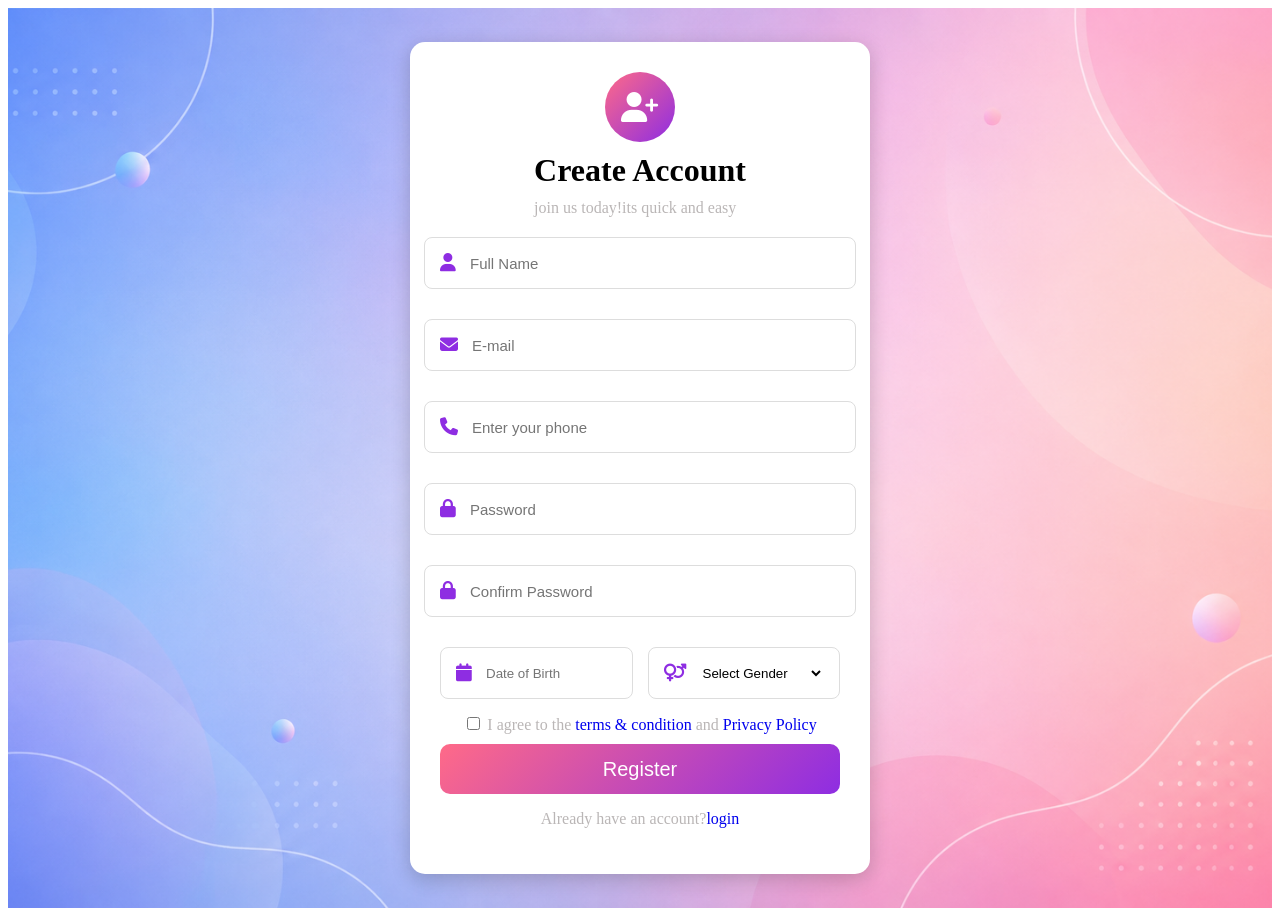
<file: Index.html>
<!DOCTYPE html>
<html lang="en">
<head>
    <meta charset="UTF-8">
    <meta name="viewport" content="width=device-width, initial-scale=1.0">
    <title>Registration Form</title>
    <link rel="stylesheet" href="style.css">
    <link rel="stylesheet"
      href="https://cdnjs.cloudflare.com/ajax/libs/font-awesome/6.5.2/css/all.min.css">
</head>
<body>
    <form action="">
    <div class="registration-container">
        <div class="form-container">
            <div class="icon">
            <i class="fas fa-user-plus"></i>
            </div>
            <div>
            <h1 class="account">Create Account</h1>
            <p class="join">join us today!its quick and easy</p>
            </div>
            <div class="input-container">
                <div class="input-box">
                 <i class="fas fa-user"></i>
                <input type="text" placeholder="Full Name" required>
                </div>
                 <div class="input-box">
                <i class="fas fa-envelope"></i>
                <input type="email" placeholder="E-mail" required>
                </div>
                <div class="input-box ">
                    <i class="fas fa-phone"></i>
                     <input type="tel" placeholder="Enter your phone" required>
                    </div>
                 <div class="input-box">
                <i class="fas fa-lock"></i>
                <input type="password" placeholder="Password" required>
                </div>
                 <div class="input-box">
                <i class="fas fa-lock"></i>
                <input type="password" placeholder="Confirm Password" required>
                </div>
                <div class="input1-container">
                <div class="input1">
                    <i class="fas fa-calendar" ></i>
                    <input type="text" placeholder="Date of Birth" onfocus="this.type='date'" required>
                </div>
                <div class="input1">
                    <i class="fas fa-venus-mars"></i>
                    <select name="Gender" id="" required>
                        <option value="">Select Gender</option>
                        <option value="Male">Male</option>
                        <option value="Female">Female</option>
                        <option value="Custom">Custom</option>
                    </select>
                    
                </div>
                 </div>
                 </div>
                 <div class="button-container">
                    <input type="checkbox" required > I agree to the <a href="Terms and condition.html">terms & condition</a> and <a href="privacy and policy.html">Privacy Policy</a>
                   <Button  class="btn" type="submit" >Register</Button>
                   <p>Already have an account?<a href="login.html">login</a></p>
                 </div>
            </div>
            </div>
        </div>
    </div>
    </form>
</body>
</html>
</file>
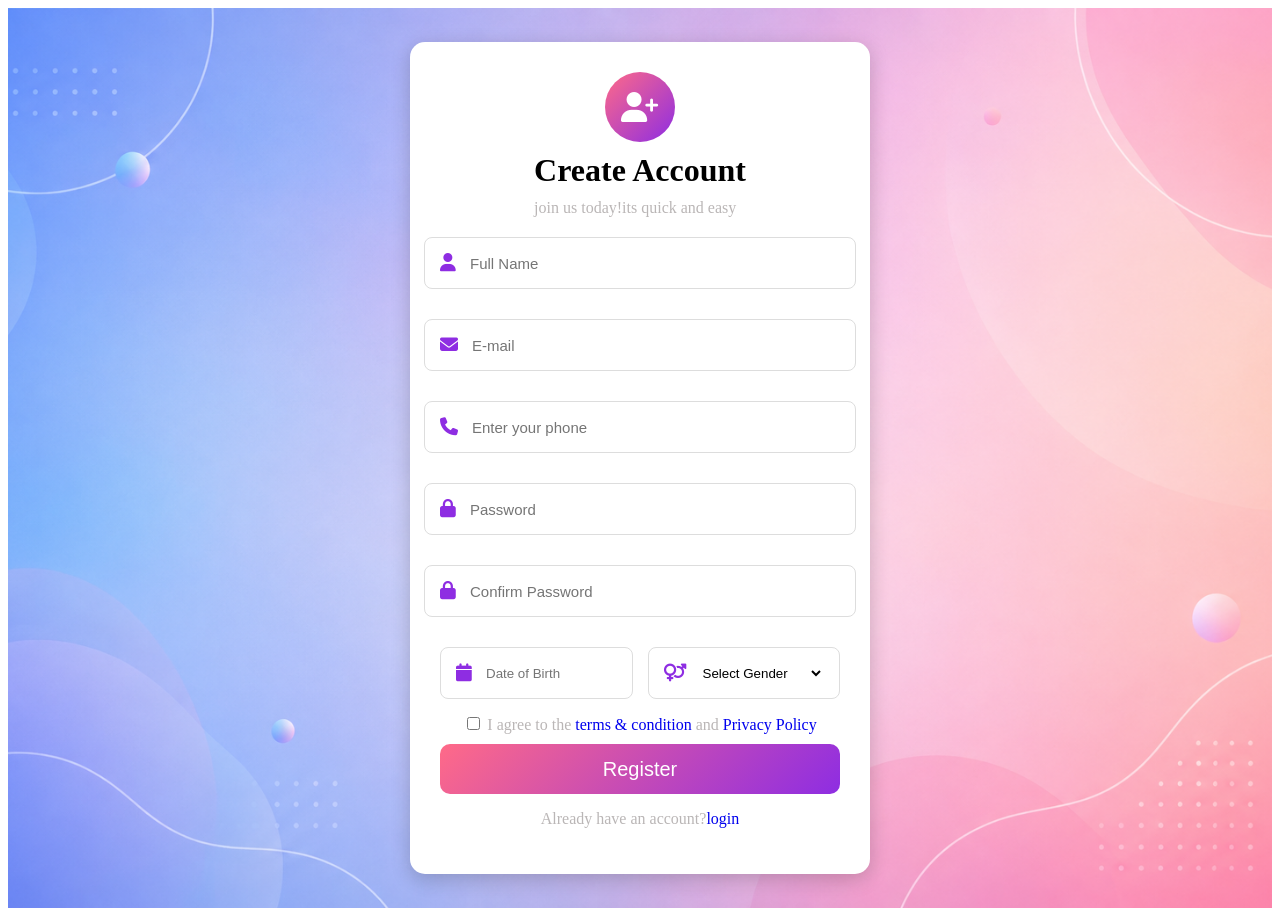
<file: index.html>
<!DOCTYPE html>
<html lang="en">
<head>
    <meta charset="UTF-8">
    <meta name="viewport" content="width=device-width, initial-scale=1.0">
    <title>Registration Form</title>
    <link rel="stylesheet" href="style.css">
    <link rel="stylesheet"
      href="https://cdnjs.cloudflare.com/ajax/libs/font-awesome/6.5.2/css/all.min.css">
</head>
<body>
    <form action="">
    <div class="registration-container">
        <div class="form-container">
            <div class="icon">
            <i class="fas fa-user-plus"></i>
            </div>
            <div>
            <h1 class="account">Create Account</h1>
            <p class="join">join us today!its quick and easy</p>
            </div>
            <div class="input-container">
                <div class="input-box">
                 <i class="fas fa-user"></i>
                <input type="text" placeholder="Full Name" required>
                </div>
                 <div class="input-box">
                <i class="fas fa-envelope"></i>
                <input type="email" placeholder="E-mail" required>
                </div>
                <div class="input-box ">
                    <i class="fas fa-phone"></i>
                     <input type="tel" placeholder="Enter your phone" required>
                    </div>
                 <div class="input-box">
                <i class="fas fa-lock"></i>
                <input type="password" placeholder="Password" required>
                </div>
                 <div class="input-box">
                <i class="fas fa-lock"></i>
                <input type="password" placeholder="Confirm Password" required>
                </div>
                <div class="input1-container">
                <div class="input1">
                    <i class="fas fa-calendar" ></i>
                    <input type="text" placeholder="Date of Birth" onfocus="this.type='date'" required>
                </div>
                <div class="input1">
                    <i class="fas fa-venus-mars"></i>
                    <select name="Gender" id="" required>
                        <option value="">Select Gender</option>
                        <option value="Male">Male</option>
                        <option value="Female">Female</option>
                        <option value="Custom">Custom</option>
                    </select>
                    
                </div>
                 </div>
                 </div>
                 <div class="button-container">
                    <input type="checkbox" required > I agree to the <a href="Terms and condition.html">terms & condition</a> and <a href="privacy and policy.html">Privacy Policy</a>
                   <Button  class="btn" type="submit" >Register</Button>
                   <p>Already have an account?<a href="login.html">login</a></p>
                 </div>
            </div>
            </div>
        </div>
    </div>
    </form>
</body>
</html>
</file>
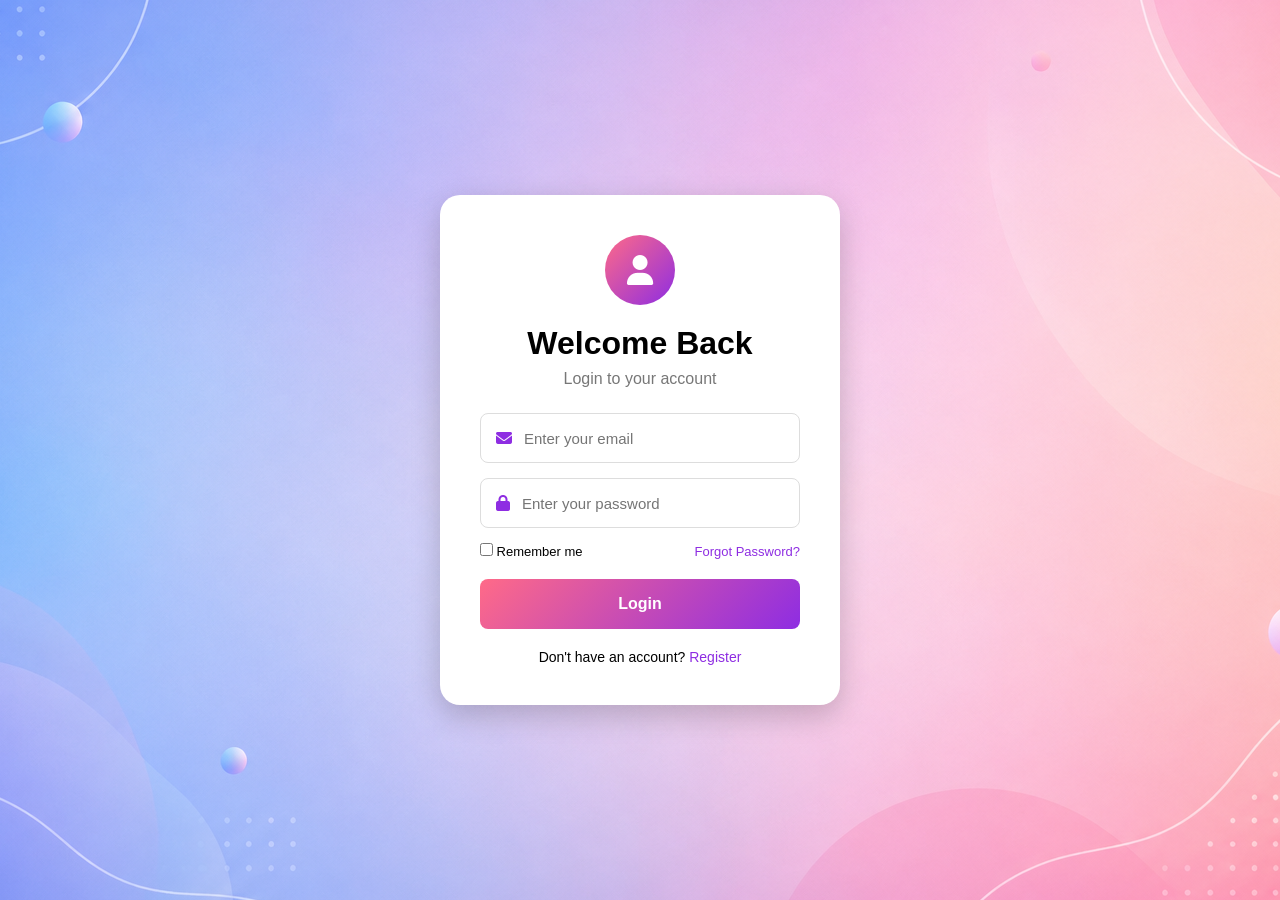
<file: login.html>
<!DOCTYPE html>
<html lang="en">
<head>
    <meta charset="UTF-8">
    <meta name="viewport" content="width=device-width, initial-scale=1.0">

    <title>Login</title>

    <link rel="stylesheet" href="login.css">

    <link rel="stylesheet"
          href="https://cdnjs.cloudflare.com/ajax/libs/font-awesome/6.5.2/css/all.min.css">
</head>

<body>

    <div class="login-container">

        <div class="login-box">

            <div class="login-icon">
                <i class="fas fa-user"></i>
            </div>

            <h1>Welcome Back</h1>
            <p class="subtitle">Login to your account</p>

            <form>

                <div class="input-box">
                    <i class="fas fa-envelope"></i>
                    <input type="email"
                           placeholder="Enter your email"
                           required>
                </div>

                <div class="input-box">
                    <i class="fas fa-lock"></i>
                    <input type="password"
                           placeholder="Enter your password"
                           required>
                </div>

                <div class="options">
                    <label>
                        <input type="checkbox">
                        Remember me
                    </label>

                    <a href="#">Forgot Password?</a>
                </div>

                <button class="login-btn" type="submit">
                    Login
                </button>

                <p class="register-text">
                    Don't have an account?
                    <a href="registration form.html">Register</a>
                </p>

            </form>

        </div>

    </div>

</body>
</html>
</file>
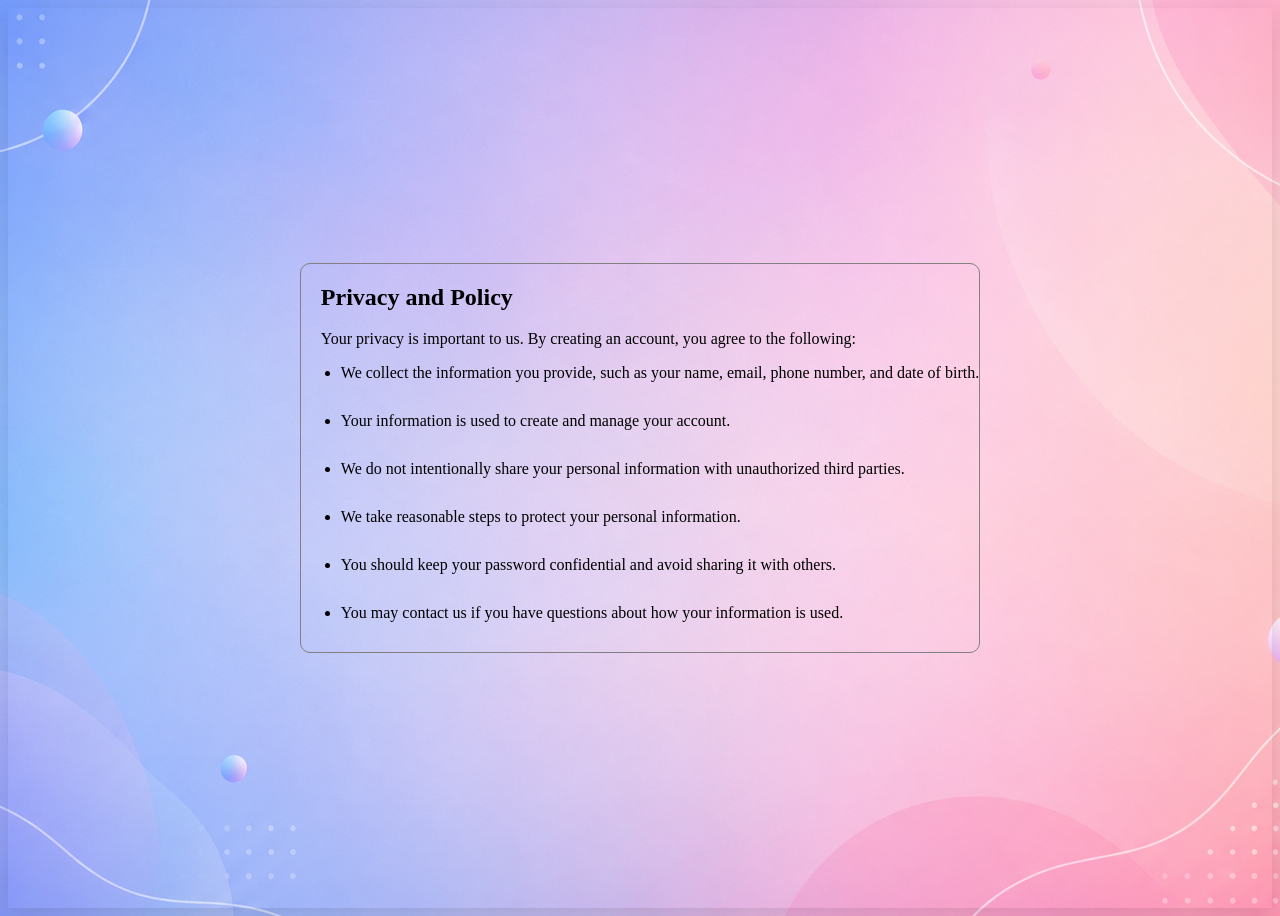
<file: privacy and policy.html>
<!DOCTYPE html>
<html lang="en">
<head>
    <meta charset="UTF-8">
    <meta name="viewport" content="width=device-width, initial-scale=1.0">
    <title>Document</title>
    <style>
         body{
            background-image: url(background.jpg);
            min-height: 100vh;
             display: flex;
           justify-content: center;
           align-items: center;
           flex-direction: column;
           background-position: center;
           box-shadow: 0 8px 25px rgba(0, 0, 0, 0.12);
        }
        .privacy-container{
            border: 1px solid rgb(130, 128, 128);
            border-radius: 10px;
        }
        h2{
            margin-left: 20px;
        }
        p{
            margin-left: 20px;
        }
        li{
            margin-bottom: 30px;
        }
    </style>
</head>
<body>
    <div class="privacy-container">
    <h2>Privacy and Policy</h2>
    <p>Your privacy is important to us. By creating an account, you agree to the following:</p>

    <ul>
        <li>We collect the information you provide, such as your name, email, phone number, and date of birth.</li>
        <li>Your information is used to create and manage your account.</li>
        <li>We do not intentionally share your personal information with unauthorized third parties.</li>
        <li>We take reasonable steps to protect your personal information.</li>
        <li>You should keep your password confidential and avoid sharing it with others.</li>
        <li>You may contact us if you have questions about how your information is used.</li>
    </ul>
    </div>
</body>
</html>
</file>
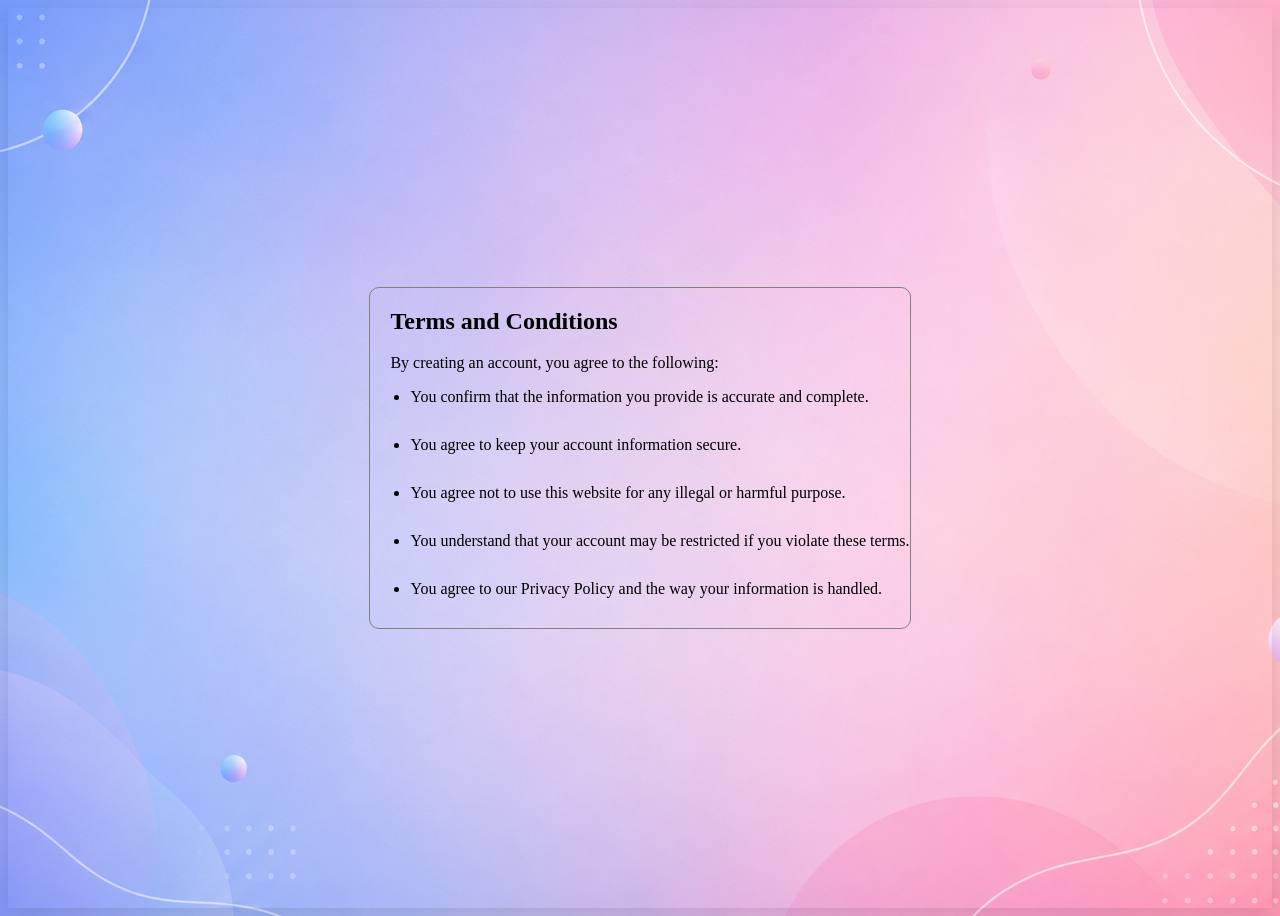
<file: Terms and condition.html>
<!DOCTYPE html>
<html lang="en">
<head>
    <meta charset="UTF-8">
    <meta name="viewport" content="width=device-width, initial-scale=1.0">
    <title>Terms And condition</title>
    <style>
        body{
            background-image: url(background.jpg);
            min-height: 100vh;
             display: flex;
           justify-content: center;
           align-items: center;
           flex-direction: column;
           background-position: center;
           box-shadow: 0 8px 25px rgba(0, 0, 0, 0.12);
        }
        .condition-container{
            border: 1px solid rgb(130, 128, 128);
            border-radius: 10px;
        }
        h2{
            margin-left: 20px;
        }
        p{
            margin-left: 20px;
        }
        li{
            margin-bottom: 30px;
        }
    </style>
</head>
<body>
    <div class="condition-container">
    <h2>Terms and Conditions</h2>
     <p>By creating an account, you agree to the following:</p>
    <ul>
        <li>You confirm that the information you provide is accurate and complete.</li>
        <li>You agree to keep your account information secure.</li>
        <li>You agree not to use this website for any illegal or harmful purpose.</li>
        <li>You understand that your account may be restricted if you violate these terms.</li>
        <li>You agree to our Privacy Policy and the way your information is handled.</li>
    </ul>
    </div>
</body>
</html>
</file>
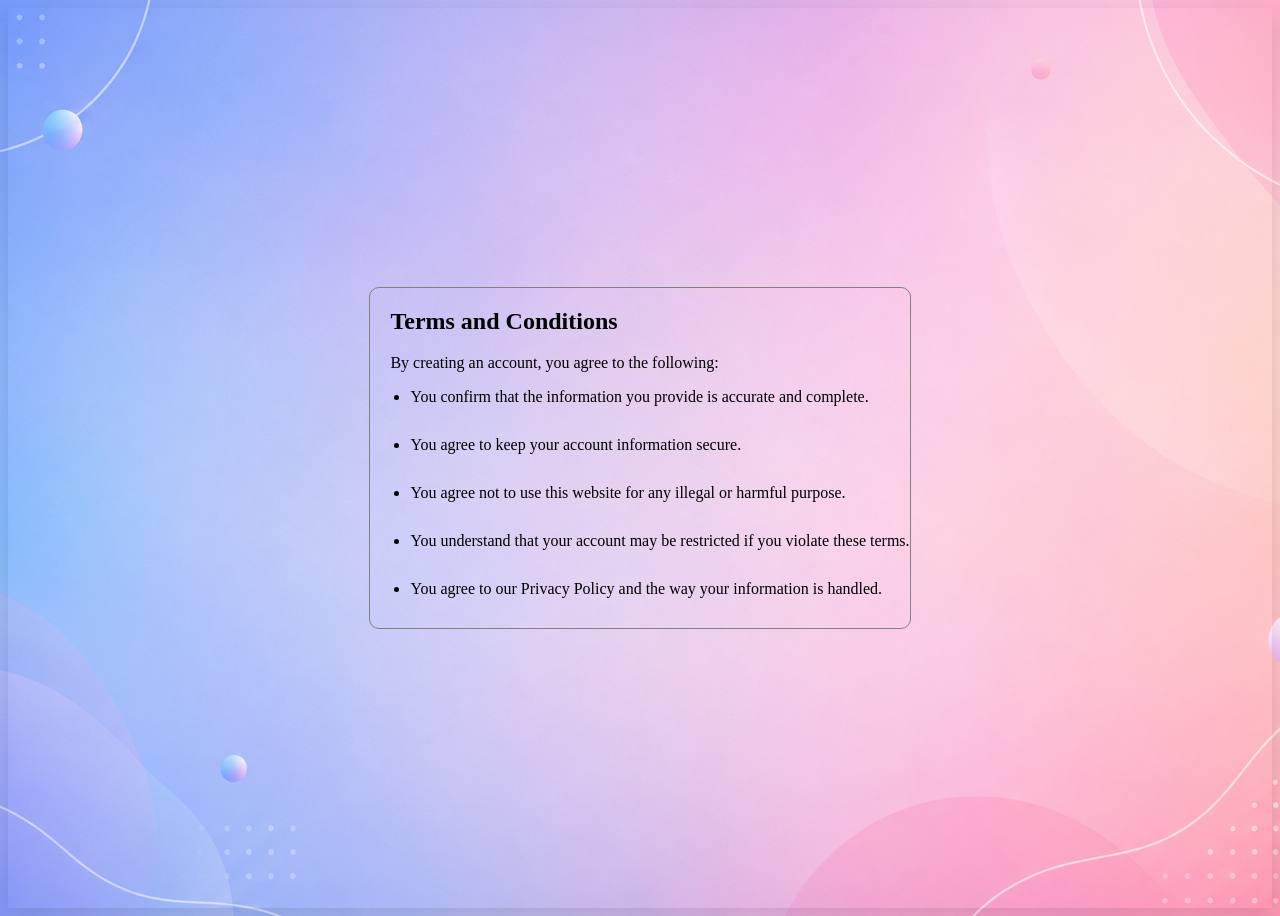
<file: terms and condition.html>
<!DOCTYPE html>
<html lang="en">
<head>
    <meta charset="UTF-8">
    <meta name="viewport" content="width=device-width, initial-scale=1.0">
    <title>Terms And condition</title>
    <style>
        body{
            background-image: url(background.jpg);
            min-height: 100vh;
             display: flex;
           justify-content: center;
           align-items: center;
           flex-direction: column;
           background-position: center;
           box-shadow: 0 8px 25px rgba(0, 0, 0, 0.12);
        }
        .condition-container{
            border: 1px solid rgb(130, 128, 128);
            border-radius: 10px;
        }
        h2{
            margin-left: 20px;
        }
        p{
            margin-left: 20px;
        }
        li{
            margin-bottom: 30px;
        }
    </style>
</head>
<body>
    <div class="condition-container">
    <h2>Terms and Conditions</h2>
     <p>By creating an account, you agree to the following:</p>
    <ul>
        <li>You confirm that the information you provide is accurate and complete.</li>
        <li>You agree to keep your account information secure.</li>
        <li>You agree not to use this website for any illegal or harmful purpose.</li>
        <li>You understand that your account may be restricted if you violate these terms.</li>
        <li>You agree to our Privacy Policy and the way your information is handled.</li>
    </ul>
    </div>
</body>
</html>
</file>
<file: style.css>
.registration-container{
    background-image: url("background.jpg");
   min-height: 100vh;
       background-size: cover;
    background-position: center;
    display: flex;
    justify-content: center;
    align-items: center;
}
.form-container{
     background-color: white;
    width: 400px;
    padding: 30px;
    border-radius: 15px;
    box-shadow: 0 5px 20px rgba(0, 0, 0, 0.2);
    display: flex;
    justify-content: center;
    align-items: center;
    flex-direction: column;
}
.icon{
    background: linear-gradient(135deg, #ff6a88, #8e2de2);
    width: 70px;
    height: 70px;
    border-radius: 50%;
    display: flex;
    justify-content: center;
    align-items:center ;
}
.icon i{
     font-size: 30px;
    color: white;
}
.account{
    margin: 0;
    margin-top: 10px;
}
.join{
    color: rgb(186, 182, 182);
    margin: 0;
    margin-top: 10px;
}
.input-container {
    width: 100%;
    margin-bottom: 15px;
    display: flex;
    justify-content: center;
    align-items: center;
    flex-direction: column;
    margin-top: 20px;
    gap:30px;
}

.input-box {
    width: 100%;
    height: 50px;
    display: flex;
    align-items: center;
    border: 1px solid #ddd;
    border-radius: 8px;
    padding: 0 15px;
    background: white;
}

.input-box i {
    color: #8e2de2;
    font-size: 18px;
    margin-right: 12px;
}

.input-box input {
    width: 100%;
    height: 30px;
    border: none;
    outline: none;
    font-size: 15px;
}
.input1-container {
    display: flex;
    gap: 15px;
}

.input1 {
    flex: 1;
    height: 50px;
    display: flex;
    align-items: center;
    border: 1px solid #ddd;
    border-radius: 8px;
    padding: 0 15px;
    background: white;
}

.input1 i {
    color: #8e2de2;
    font-size: 18px;
    margin-right: 12px;
}

.input1 input,
.input1 select {
    width: 100%;
    height: 100%;
    border: none;
    outline: none;
    background: transparent;
}
.button-container{
    color:  rgb(186, 182, 182) ;
    text-align: center;
}
.btn{
    margin-top: 10px;
    width: 100%;
    height: 50px;
    border-radius: 10px;
    border: none;
    font-size: 20px;
    background:linear-gradient(135deg, #ff6a88, #8e2de2);
    color: white;
}
.btn:hover{
    color: rgb(4, 4, 4);
}
.button-container a{
    text-decoration: none;
}
</file>
<file: login.css>
* {
    margin: 0;
    padding: 0;
    box-sizing: border-box;
    font-family: Arial, sans-serif;
}

body {
    min-height: 100vh;
    background-image: url(background.jpg);
    background-position: center;
}

.login-container {
    min-height: 100vh;

    display: flex;
    justify-content: center;
    align-items: center;

}

.login-box {
    width: 400px;
    background: white;
    padding: 40px;
    border-radius: 20px;
    box-shadow: 0 10px 30px rgba(0, 0, 0, 0.2);
}

.login-icon {
    width: 70px;
    height: 70px;

    margin: 0 auto 20px;

    border-radius: 50%;

    display: flex;
    justify-content: center;
    align-items: center;

    background: linear-gradient(135deg, #ff6a88, #8e2de2);
}

.login-icon i {
    color: white;
    font-size: 30px;
}

.login-box h1 {
    text-align: center;
    margin-bottom: 8px;
}

.subtitle {
    text-align: center;
    color: #777;
    margin-bottom: 25px;
}

.input-box {
    height: 50px;
    display: flex;
    align-items: center;

    border: 1px solid #ddd;
    border-radius: 8px;

    padding: 0 15px;
    margin-bottom: 15px;
}

.input-box i {
    color: #8e2de2;
    margin-right: 12px;
}

.input-box input {
    width: 100%;
    height: 100%;

    border: none;
    outline: none;

    font-size: 15px;
}

.options {
    display: flex;
    justify-content: space-between;
    align-items: center;

    font-size: 13px;
    margin-bottom: 20px;
}

.options a,
.register-text a {
    color: #8e2de2;
    text-decoration: none;
}

.login-btn {
    width: 100%;
    height: 50px;

    border: none;
    border-radius: 8px;

    background: linear-gradient(135deg, #ff6a88, #8e2de2);

    color: white;
    font-size: 16px;
    font-weight: bold;

    cursor: pointer;
}

.login-btn:hover {
    opacity: 0.9;
}

.register-text {
    text-align: center;
    margin-top: 20px;
    font-size: 14px;
}
</file>
